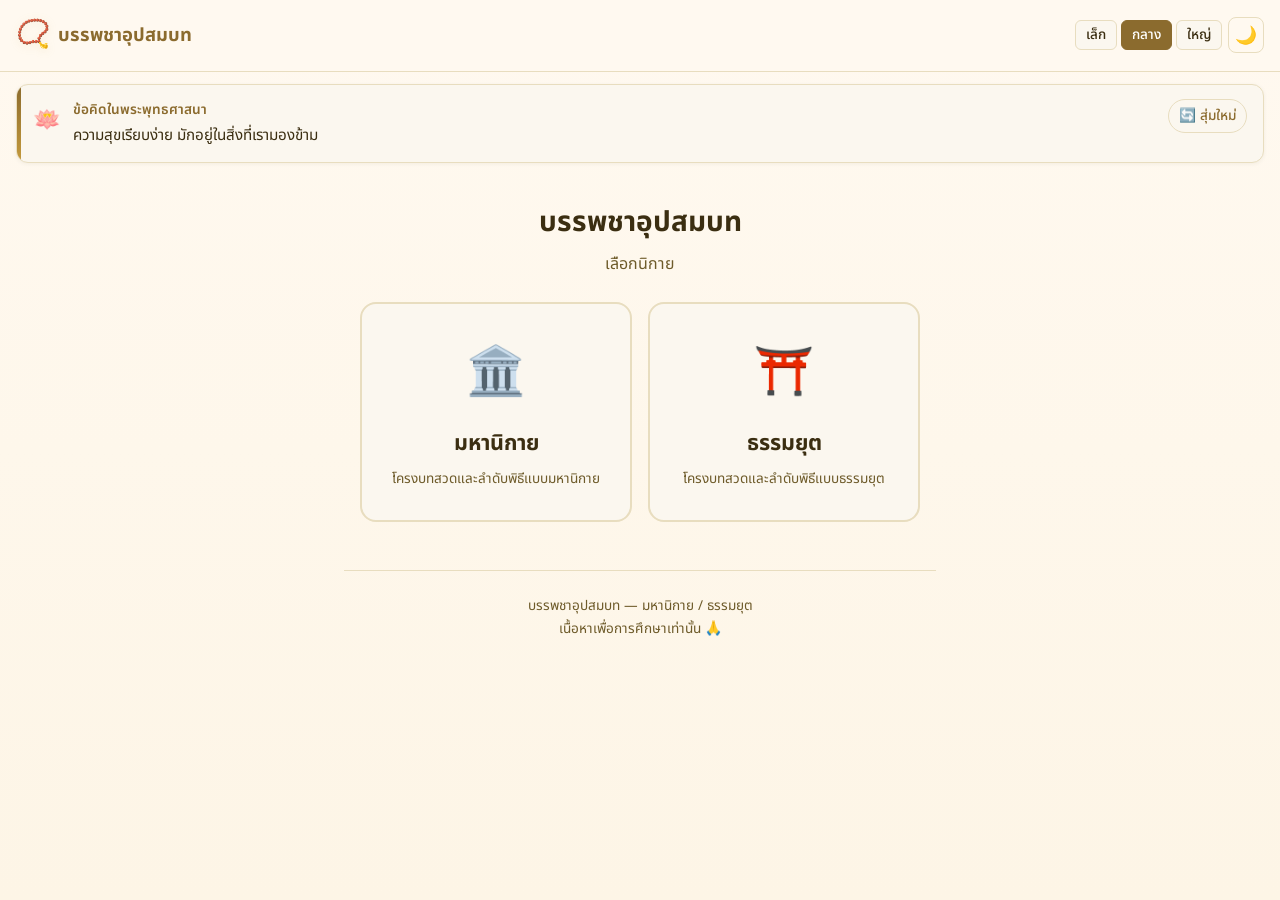
<file: index.html>
<!DOCTYPE html>
<html lang="th" data-theme="light" data-font="medium">

<head>
  <meta charset="UTF-8">
  <meta name="viewport" content="width=device-width, initial-scale=1.0">
  <meta name="description" content="แอปเรียนสวดบทบวชพระภิกษุและสามเณร แบบมหานิกายและธรรมยุต พร้อมเสียงและคำอ่าน">
  <meta name="theme-color" content="#8B6B2E">
  <title>เรียนสวดบวช – มหานิกาย / ธรรมยุต</title>
  <link rel="manifest" href="pwa/manifest.json">
  <link rel="icon" type="image/svg+xml" href="assets/icons/icon-192.svg">
  <link rel="apple-touch-icon" href="assets/icons/icon-192.svg">
  <link rel="stylesheet" href="styles.css">
</head>

<body>

  <!-- Header -->
  <header class="header">
    <a href="index.html" class="header-logo">
      <span class="logo-icon">📿</span>
      <span>บรรพชาอุปสมบท</span>
    </a>
    <div class="header-spacer"></div>
    <div class="header-actions">
      <div class="font-size-group">
        <button class="font-btn btn-sm" data-size="small" title="S">เล็ก</button>
        <button class="font-btn btn-sm" data-size="medium" title="M">กลาง</button>
        <button class="font-btn btn-sm" data-size="large" title="L">ใหญ่</button>
      </div>
      <button class="btn-icon" id="theme-toggle" title="สลับธีม">🌙</button>
    </div>
  </header>

  <!-- Dhamma Tip -->
  <div id="dhamma-tip"></div>

  <!-- Page Content -->
  <div class="container">
    <div class="page-title">
      <h1>บรรพชาอุปสมบท</h1>
      <p class="subtitle">เลือกนิกาย</p>
    </div>

    <div class="selection-grid" id="nikaya-grid">
      <a class="selection-card" data-nikaya="mahanikai" href="choose-type.html" id="card-mahanikai">
        <span class="icon">🏛️</span>
        <div class="title">มหานิกาย</div>
        <div class="desc">โครงบทสวดและลำดับพิธีแบบมหานิกาย</div>
      </a>
      <a class="selection-card" data-nikaya="dhammayut" href="choose-type.html" id="card-dhammayut">
        <span class="icon">⛩️</span>
        <div class="title">ธรรมยุต</div>
        <div class="desc">โครงบทสวดและลำดับพิธีแบบธรรมยุต</div>
      </a>
    </div>

    <footer class="footer">
      <p>บรรพชาอุปสมบท — มหานิกาย / ธรรมยุต</p>
      <p>เนื้อหาเพื่อการศึกษาเท่านั้น 🙏</p>
    </footer>
  </div>

  <script src="app.js"></script>
  <script>
    document.addEventListener('DOMContentLoaded', () => {
      // Save nikaya to localStorage when clicking
      document.querySelectorAll('[data-nikaya]').forEach(card => {
        card.addEventListener('click', (e) => {
          e.preventDefault();
          const nikaya = card.dataset.nikaya;
          AppState.set('selectedNikaya', nikaya);
          window.location.href = 'choose-type.html';
        });
      });
    });
  </script>
</body>

</html>
</file>
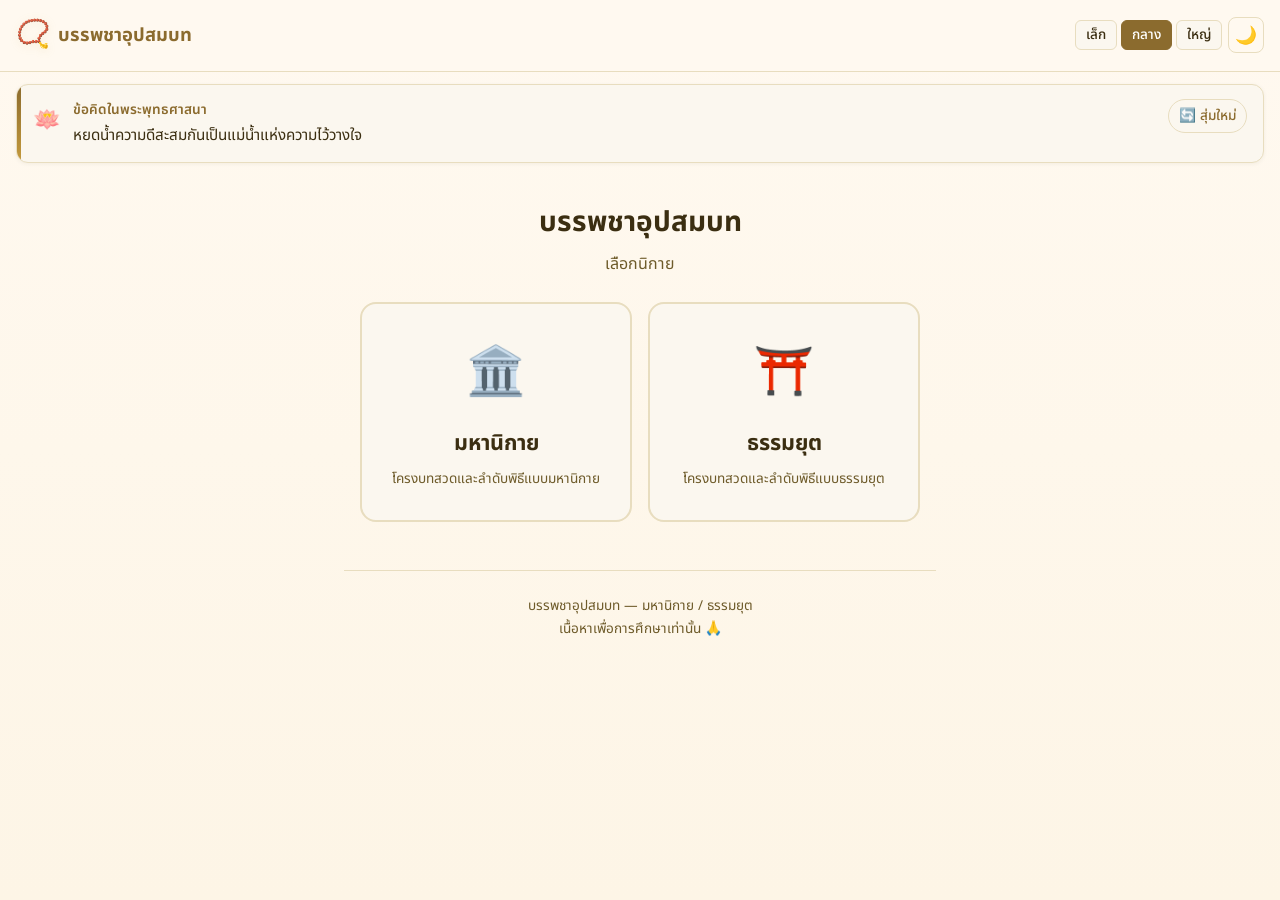
<file: choose-type.html>
<!DOCTYPE html>
<html lang="th" data-theme="light" data-font="medium">

<head>
    <meta charset="UTF-8">
    <meta name="viewport" content="width=device-width, initial-scale=1.0">
    <meta name="description" content="เลือกประเภทการบวช – บวชพระภิกษุหรือบวชสามเณร">
    <meta name="theme-color" content="#8B6B2E">
    <title>เลือกประเภทการบวช – บรรพชาอุปสมบท</title>
    <link rel="manifest" href="pwa/manifest.json">
    <link rel="icon" type="image/svg+xml" href="assets/icons/icon-192.svg">
    <link rel="apple-touch-icon" href="assets/icons/icon-192.svg">
    <link rel="stylesheet" href="styles.css">
</head>

<body>

    <!-- Header -->
    <header class="header">
        <a href="index.html" class="header-logo">
            <span class="logo-icon">📿</span>
            <span>บรรพชาอุปสมบท</span>
        </a>
        <div class="header-spacer"></div>
        <div class="header-actions">
            <div class="font-size-group">
                <button class="font-btn btn-sm" data-size="small" title="อักษรเล็ก">เล็ก</button>
                <button class="font-btn btn-sm" data-size="medium" title="อักษรกลาง">กลาง</button>
                <button class="font-btn btn-sm" data-size="large" title="อักษรใหญ่">ใหญ่</button>
            </div>
            <button class="btn-icon" id="theme-toggle" title="สลับธีม">🌙</button>
        </div>
    </header>

    <!-- Breadcrumb -->
    <nav class="breadcrumb" id="breadcrumb"></nav>

    <!-- Dhamma Tip -->
    <div id="dhamma-tip"></div>

    <!-- Page Content -->
    <div class="container">
        <div class="page-title">
            <h1 id="type-page-title">เลือกประเภท</h1>
            <p class="subtitle" id="type-page-subtitle">เลือกประเภทการบวช</p>
        </div>

        <div class="selection-grid">
            <div class="selection-card" data-type="monk" id="card-monk">
                <span class="icon">🧘</span>
                <div class="title">บวชพระภิกษุ</div>
                <div class="desc">บทสวดสำหรับผู้จะอุปสมบทเป็นพระภิกษุ</div>
            </div>
            <div class="selection-card" data-type="novice" id="card-novice">
                <span class="icon">🙏</span>
                <div class="title">บวชสามเณร</div>
                <div class="desc">บทสวดสำหรับผู้จะบรรพชาเป็นสามเณร</div>
            </div>
        </div>

        <footer class="footer">
            <p>บรรพชาอุปสมบท — มหานิกาย / ธรรมยุต</p>
            <p>เนื้อหาเพื่อการศึกษาเท่านั้น 🙏</p>
        </footer>
    </div>

    <script src="app.js"></script>
    <script src="choose-type.js"></script>
</body>

</html>
</file>
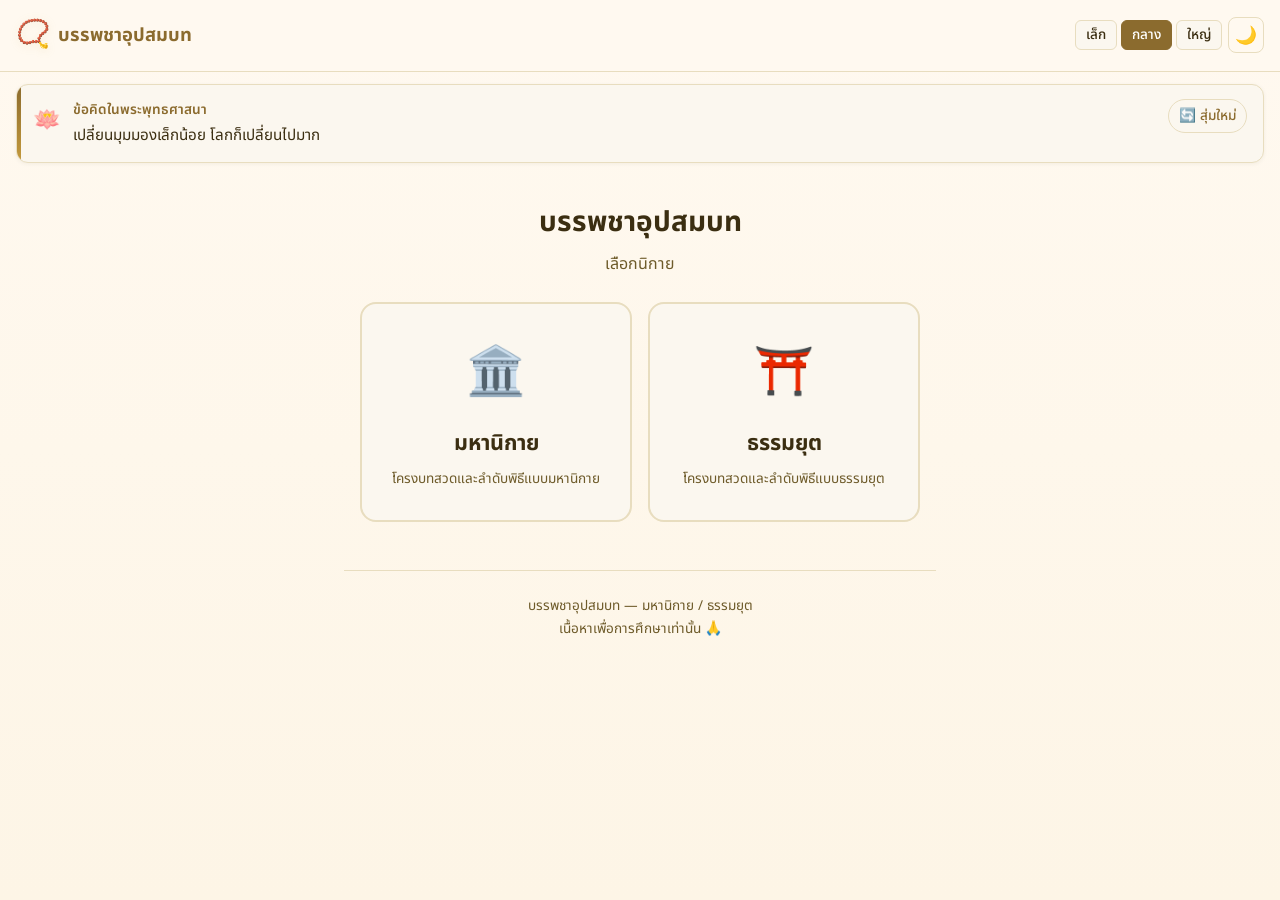
<file: lesson.html>
<!DOCTYPE html>
<html lang="th" data-theme="light" data-font="medium">

<head>
    <meta charset="UTF-8">
    <meta name="viewport" content="width=device-width, initial-scale=1.0">
    <meta name="description" content="ฝึกสวดบทบวช – แสดงบาลี คำอ่านไทย และความหมาย พร้อมวิดีโอประกอบ">
    <meta name="theme-color" content="#8B6B2E">
    <title>บทสวด – บรรพชาอุปสมบท</title>
    <link rel="manifest" href="pwa/manifest.json">
    <link rel="icon" type="image/svg+xml" href="assets/icons/icon-192.svg">
    <link rel="apple-touch-icon" href="assets/icons/icon-192.svg">
    <link rel="stylesheet" href="styles.css">
</head>

<body>

    <!-- Header -->
    <header class="header">
        <a href="index.html" class="header-logo">
            <span class="logo-icon">📿</span>
            <span>บรรพชาอุปสมบท</span>
        </a>
        <div class="header-spacer"></div>
        <div class="header-actions">
            <div class="font-size-group">
                <button class="font-btn btn-sm" data-size="small" title="อักษรเล็ก">เล็ก</button>
                <button class="font-btn btn-sm" data-size="medium" title="อักษรกลาง">กลาง</button>
                <button class="font-btn btn-sm" data-size="large" title="อักษรใหญ่">ใหญ่</button>
            </div>
            <button class="btn-icon" id="theme-toggle" title="สลับธีม">🌙</button>
        </div>
    </header>

    <!-- Breadcrumb -->
    <nav class="breadcrumb" id="breadcrumb"></nav>

    <!-- Dhamma Tip -->
    <div id="dhamma-tip"></div>

    <!-- Page Content -->
    <div class="container">
        <div class="page-title">
            <h1 id="lesson-title">กำลังโหลด...</h1>
        </div>

        <!-- Toggle Bar -->
        <div class="toggle-bar" id="toggle-bar"></div>

        <!-- YouTube Video -->
        <div id="youtube-container"
            style="display: none; margin-bottom: 20px; border-radius: 12px; overflow: hidden; box-shadow: 0 4px 12px rgba(0,0,0,0.1);">
            <div id="youtube-player" style="width: 100%; aspect-ratio: 16/9;"></div>
        </div>

        <!-- Verse List -->
        <div class="verse-list" id="verse-list">
            <div class="skeleton" style="height:120px; margin-bottom:12px;"></div>
            <div class="skeleton" style="height:120px; margin-bottom:12px;"></div>
            <div class="skeleton" style="height:120px;"></div>
        </div>
    </div>

    <script src="app.js"></script>
    <script src="lesson.js"></script>
</body>

</html>
</file>
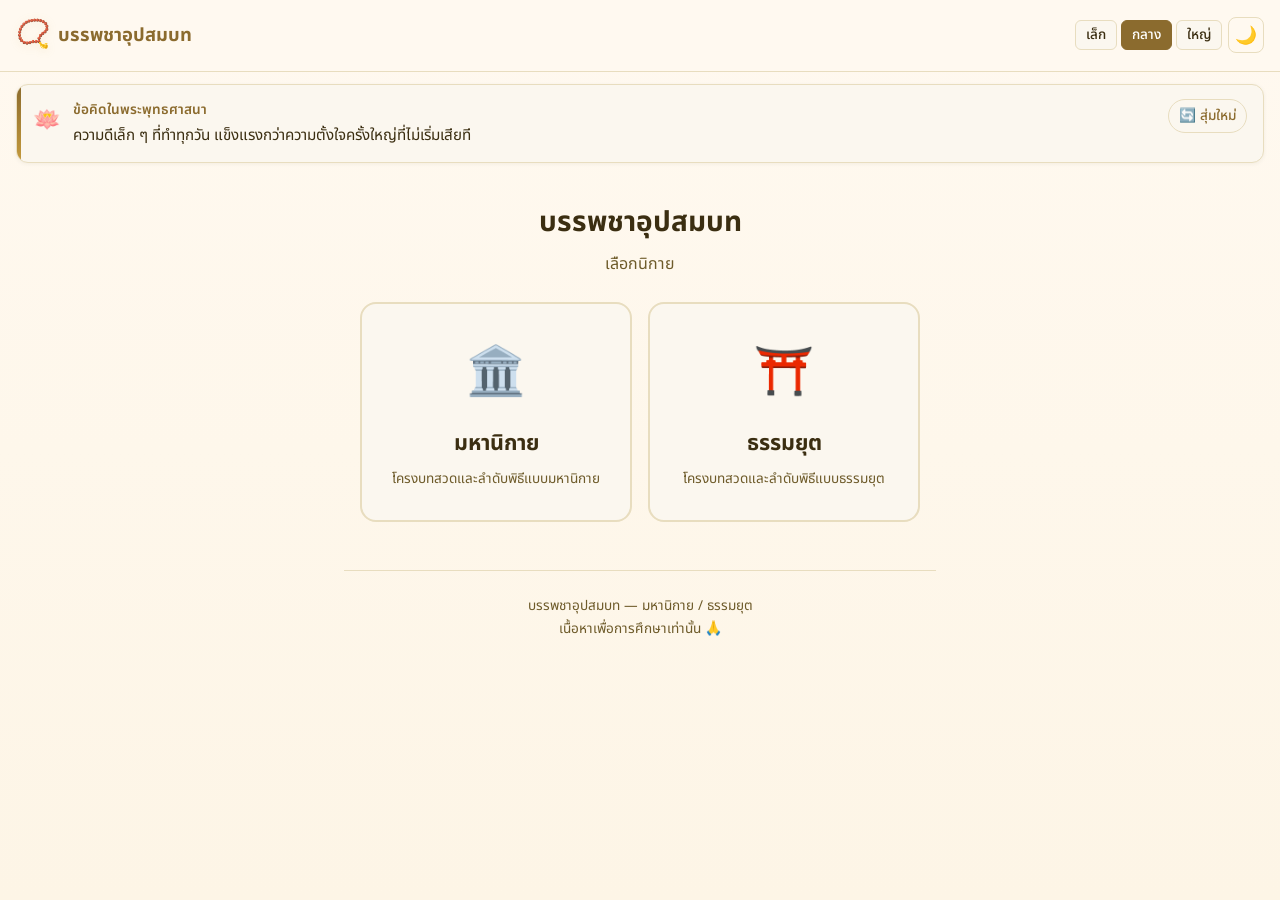
<file: lessons.html>
<!DOCTYPE html>
<html lang="th" data-theme="light" data-font="medium">

<head>
    <meta charset="UTF-8">
    <meta name="viewport" content="width=device-width, initial-scale=1.0">
    <meta name="description" content="รายการบทสวดบวช – เลือกบทที่ต้องการฝึกสวด">
    <meta name="theme-color" content="#8B6B2E">
    <title>รายการบทสวด – บรรพชาอุปสมบท</title>
    <link rel="manifest" href="pwa/manifest.json">
    <link rel="icon" type="image/svg+xml" href="assets/icons/icon-192.svg">
    <link rel="apple-touch-icon" href="assets/icons/icon-192.svg">
    <link rel="stylesheet" href="styles.css">
</head>

<body>

    <!-- Header -->
    <header class="header">
        <a href="index.html" class="header-logo">
            <span class="logo-icon">📿</span>
            <span>บรรพชาอุปสมบท</span>
        </a>
        <div class="header-spacer"></div>
        <div class="header-actions">
            <div class="font-size-group">
                <button class="font-btn btn-sm" data-size="small" title="อักษรเล็ก">เล็ก</button>
                <button class="font-btn btn-sm" data-size="medium" title="อักษรกลาง">กลาง</button>
                <button class="font-btn btn-sm" data-size="large" title="อักษรใหญ่">ใหญ่</button>
            </div>
            <button class="btn-icon" id="theme-toggle" title="สลับธีม">🌙</button>
        </div>
    </header>

    <!-- Breadcrumb -->
    <nav class="breadcrumb" id="breadcrumb"></nav>

    <!-- Dhamma Tip -->
    <div id="dhamma-tip"></div>

    <!-- Page Content -->
    <div class="container">
        <div class="page-title">
            <h1 id="lessons-page-title">รายการบทสวด</h1>
        </div>

        <!-- Search -->
        <div class="search-box">
            <div class="search-wrapper">
                <span class="search-icon">🔍</span>
                <input type="text" class="search-input" id="lessons-search" placeholder="ค้นหาบทสวด..."
                    autocomplete="off">
            </div>
        </div>

        <!-- Lessons List -->
        <div class="lessons-list" id="lessons-list">
            <div class="skeleton" style="height:56px; margin-bottom:8px;"></div>
            <div class="skeleton" style="height:56px; margin-bottom:8px;"></div>
            <div class="skeleton" style="height:56px;"></div>
        </div>

        <footer class="footer">
            <p>บรรพชาอุปสมบท — มหานิกาย / ธรรมยุต</p>
            <p>เนื้อหาเพื่อการศึกษาเท่านั้น 🙏</p>
        </footer>
    </div>

    <script src="app.js"></script>
    <script src="lessons.js"></script>
</body>

</html>
</file>
<file: styles.css>
/* ==============================
   เรียนสวดบวช – Golden-Brown Theme
   ============================== */

@import url('https://fonts.googleapis.com/css2?family=Noto+Sans+Thai:wght@300;400;500;600;700&display=swap');

/* ---------- CSS Variables ---------- */
:root {
  --bg: #FFF9F0;
  --bg-gradient: linear-gradient(180deg, #FFF9F0 0%, #FDF5E6 100%);
  --card: #FBF7EF;
  --card-hover: #F7F0E2;
  --text: #3B2E11;
  --muted: #6E5B2A;
  --accent: #8B6B2E;
  --accent-2: #C49A3D;
  --accent-glow: rgba(196, 154, 61, 0.15);
  --border: #E8DDBF;
  --success: #4A7C3F;
  --error: #A63D2F;
  --shadow-sm: 0 1px 4px rgba(59, 46, 17, 0.06);
  --shadow-md: 0 4px 16px rgba(59, 46, 17, 0.08);
  --shadow-lg: 0 8px 32px rgba(59, 46, 17, 0.12);
  --radius-sm: 8px;
  --radius-md: 12px;
  --radius-lg: 16px;
  --radius-full: 999px;
  --transition: 0.25s cubic-bezier(0.4, 0, 0.2, 1);
  --font-sm: 0.85rem;
  --font-base: 1rem;
  --font-lg: 1.15rem;
  --font-xl: 1.35rem;
  --font-2xl: 1.75rem;
}

[data-theme="dark"] {
  --bg: #1E1A14;
  --bg-gradient: linear-gradient(180deg, #1E1A14 0%, #252015 100%);
  --card: #2A241B;
  --card-hover: #342C20;
  --text: #F3E8D0;
  --muted: #D7C19A;
  --accent: #C49A3D;
  --accent-2: #E6C46B;
  --accent-glow: rgba(230, 196, 107, 0.12);
  --border: #64583B;
  --success: #6BA85C;
  --error: #D9634F;
  --shadow-sm: 0 1px 4px rgba(0, 0, 0, 0.2);
  --shadow-md: 0 4px 16px rgba(0, 0, 0, 0.25);
  --shadow-lg: 0 8px 32px rgba(0, 0, 0, 0.35);
}

/* ---------- Font Size Scaling ---------- */
[data-font="small"] {
  font-size: 14px;
}

[data-font="medium"] {
  font-size: 16px;
}

[data-font="large"] {
  font-size: 18px;
}

/* ---------- Base Reset ---------- */
*,
*::before,
*::after {
  box-sizing: border-box;
  margin: 0;
  padding: 0;
}

html {
  scroll-behavior: smooth;
  -webkit-tap-highlight-color: transparent;
}

body {
  background: var(--bg);
  background-image: var(--bg-gradient);
  color: var(--text);
  font-family: 'Noto Sans Thai', system-ui, -apple-system, sans-serif;
  line-height: 1.7;
  min-height: 100vh;
  min-height: 100dvh;
  transition: background var(--transition), color var(--transition);
  -webkit-font-smoothing: antialiased;
}

a {
  color: var(--accent);
  text-decoration: none;
  transition: color var(--transition);
}

a:hover {
  color: var(--accent-2);
}

/* ---------- Layout ---------- */
.container {
  max-width: 640px;
  margin: 0 auto;
  padding: 0 16px 32px;
}

/* ---------- Header ---------- */
.header {
  position: sticky;
  top: 0;
  z-index: 100;
  padding: 12px 16px;
  display: flex;
  gap: 12px;
  align-items: center;
  border-bottom: 1px solid var(--border);
  background: var(--bg);
  backdrop-filter: blur(12px);
  -webkit-backdrop-filter: blur(12px);
  transition: background var(--transition), border-color var(--transition);
}

.header-logo {
  display: flex;
  align-items: center;
  gap: 8px;
  font-weight: 700;
  font-size: var(--font-lg);
  color: var(--accent);
  text-decoration: none;
  white-space: nowrap;
}

.header-logo .logo-icon {
  font-size: 1.5em;
  filter: drop-shadow(0 2px 4px var(--accent-glow));
}

.header-spacer {
  flex: 1;
}

.header-actions {
  display: flex;
  gap: 6px;
  align-items: center;
}

/* ---------- Breadcrumb ---------- */
.breadcrumb {
  display: flex;
  flex-wrap: wrap;
  gap: 4px;
  padding: 10px 16px;
  font-size: var(--font-sm);
  color: var(--muted);
}

.breadcrumb a {
  color: var(--accent);
  font-weight: 500;
}

.breadcrumb .sep {
  margin: 0 2px;
  opacity: 0.5;
}

.breadcrumb .current {
  color: var(--text);
  font-weight: 600;
}

/* ---------- Page Title ---------- */
.page-title {
  text-align: center;
  padding: 24px 16px 8px;
}

.page-title h1 {
  font-size: var(--font-2xl);
  font-weight: 700;
  color: var(--text);
  margin-bottom: 4px;
}

.page-title .subtitle {
  color: var(--muted);
  font-size: var(--font-base);
  font-weight: 400;
}

/* ---------- Card ---------- */
.card {
  background: var(--card);
  border: 1px solid var(--border);
  border-radius: var(--radius-md);
  padding: 14px 16px;
  box-shadow: var(--shadow-sm);
  transition: all var(--transition);
}

.card:hover {
  background: var(--card-hover);
  box-shadow: var(--shadow-md);
}

.card-clickable {
  cursor: pointer;
  text-decoration: none;
  display: block;
  color: inherit;
}

.card-clickable:active {
  transform: scale(0.985);
}

.card-title {
  font-weight: 700;
  color: var(--text);
  margin-bottom: 6px;
  font-size: var(--font-lg);
}

.card-subtle {
  color: var(--muted);
  font-size: 0.95rem;
}

.card-icon {
  font-size: 2rem;
  margin-bottom: 8px;
  display: block;
}

/* Nikaya/Type selection cards */
.selection-grid {
  display: grid;
  gap: 16px;
  padding: 16px;
}

.selection-card {
  background: var(--card);
  border: 2px solid var(--border);
  border-radius: var(--radius-lg);
  padding: 28px 20px;
  text-align: center;
  cursor: pointer;
  transition: all var(--transition);
  text-decoration: none;
  color: inherit;
  display: block;
  position: relative;
  overflow: hidden;
}

.selection-card::before {
  content: '';
  position: absolute;
  inset: 0;
  background: linear-gradient(135deg, var(--accent-glow), transparent);
  opacity: 0;
  transition: opacity var(--transition);
}

.selection-card:hover::before,
.selection-card:focus::before {
  opacity: 1;
}

.selection-card:hover {
  border-color: var(--accent);
  box-shadow: var(--shadow-lg);
  transform: translateY(-2px);
}

.selection-card:active {
  transform: translateY(0) scale(0.98);
}

.selection-card .icon {
  font-size: 3rem;
  margin-bottom: 12px;
  display: block;
  position: relative;
  z-index: 1;
}

.selection-card .title {
  font-size: var(--font-xl);
  font-weight: 700;
  color: var(--text);
  margin-bottom: 6px;
  position: relative;
  z-index: 1;
}

.selection-card .desc {
  color: var(--muted);
  font-size: var(--font-sm);
  position: relative;
  z-index: 1;
}

/* ---------- Dhamma Tip Card ---------- */
.tip-card {
  margin: 12px 16px;
  padding: 14px 16px;
  border-radius: var(--radius-md);
  background: var(--card);
  color: var(--text);
  border: 1px solid var(--border);
  display: flex;
  gap: 12px;
  align-items: flex-start;
  box-shadow: var(--shadow-sm);
  animation: tipFadeIn 0.5s ease-out;
  position: relative;
  overflow: hidden;
}

.tip-card::before {
  content: '';
  position: absolute;
  left: 0;
  top: 0;
  bottom: 0;
  width: 4px;
  background: linear-gradient(180deg, var(--accent), var(--accent-2));
  border-radius: 4px 0 0 4px;
}

@keyframes tipFadeIn {
  from {
    opacity: 0;
    transform: translateY(-8px);
  }

  to {
    opacity: 1;
    transform: translateY(0);
  }
}

.tip-icon {
  font-size: 1.4rem;
  flex-shrink: 0;
  margin-top: 2px;
}

.tip-content {
  flex: 1;
  min-width: 0;
}

.tip-label {
  font-size: var(--font-sm);
  color: var(--accent);
  font-weight: 600;
  margin-bottom: 2px;
}

.tip-text {
  font-size: 0.95rem;
  line-height: 1.6;
}

.tip-actions {
  flex-shrink: 0;
  display: flex;
  align-items: center;
}

.tip-reroll {
  background: transparent;
  border: 1px solid var(--border);
  color: var(--accent);
  cursor: pointer;
  padding: 6px 10px;
  border-radius: var(--radius-full);
  font-size: var(--font-sm);
  font-weight: 500;
  transition: all var(--transition);
  white-space: nowrap;
  font-family: inherit;
}

.tip-reroll:hover {
  background: var(--accent-glow);
  border-color: var(--accent);
}

/* ---------- Buttons ---------- */
.btn {
  display: inline-flex;
  align-items: center;
  justify-content: center;
  gap: 6px;
  background: var(--accent);
  color: #fff;
  border: none;
  border-radius: var(--radius-sm);
  padding: 10px 16px;
  font-weight: 600;
  font-size: var(--font-base);
  cursor: pointer;
  transition: all var(--transition);
  font-family: inherit;
  white-space: nowrap;
}

.btn:hover {
  background: var(--accent-2);
  box-shadow: var(--shadow-md);
}

.btn:active {
  transform: scale(0.96);
}

.btn:disabled {
  opacity: 0.4;
  cursor: not-allowed;
  transform: none;
}

.btn-secondary {
  background: transparent;
  color: var(--accent);
  border: 1px solid var(--accent);
  border-radius: var(--radius-sm);
  padding: 8px 14px;
  font-weight: 600;
  font-size: var(--font-base);
  cursor: pointer;
  transition: all var(--transition);
  font-family: inherit;
  display: inline-flex;
  align-items: center;
  gap: 6px;
}

.btn-secondary:hover {
  background: var(--accent-glow);
}

.btn-sm {
  padding: 6px 10px;
  font-size: var(--font-sm);
  border-radius: 6px;
}

.btn-icon {
  background: transparent;
  border: 1px solid var(--border);
  color: var(--text);
  width: 36px;
  height: 36px;
  border-radius: var(--radius-sm);
  display: flex;
  align-items: center;
  justify-content: center;
  cursor: pointer;
  font-size: 1.1rem;
  transition: all var(--transition);
  flex-shrink: 0;
  padding: 0;
}

.btn-icon:hover {
  background: var(--card-hover);
  border-color: var(--accent);
  color: var(--accent);
}

.btn-icon.active {
  background: var(--accent);
  color: #fff;
  border-color: var(--accent);
}

/* ---------- Toggle Chips ---------- */
.toggle-bar {
  display: flex;
  flex-wrap: wrap;
  gap: 8px;
  padding: 12px 16px;
}

.toggle-chip {
  display: inline-flex;
  align-items: center;
  gap: 6px;
  padding: 6px 12px;
  border-radius: var(--radius-full);
  border: 1px solid var(--border);
  background: var(--card);
  color: var(--text);
  cursor: pointer;
  font-size: var(--font-sm);
  font-weight: 500;
  transition: all var(--transition);
  font-family: inherit;
  user-select: none;
}

.toggle-chip:hover {
  border-color: var(--accent);
}

.toggle-chip.active {
  background: var(--accent);
  color: #fff;
  border-color: var(--accent);
}

.toggle-chip .check {
  font-size: 0.8em;
  opacity: 0;
  transition: opacity var(--transition);
}

.toggle-chip.active .check {
  opacity: 1;
}

/* ---------- Search ---------- */
.search-box {
  padding: 0 16px 8px;
}

.search-input {
  width: 100%;
  padding: 10px 14px 10px 38px;
  border: 1px solid var(--border);
  border-radius: var(--radius-sm);
  background: var(--card);
  color: var(--text);
  font-size: var(--font-base);
  font-family: inherit;
  transition: all var(--transition);
  outline: none;
}

.search-input:focus {
  border-color: var(--accent);
  box-shadow: 0 0 0 3px var(--accent-glow);
}

.search-input::placeholder {
  color: var(--muted);
  opacity: 0.7;
}

.search-wrapper {
  position: relative;
}

.search-icon {
  position: absolute;
  left: 12px;
  top: 50%;
  transform: translateY(-50%);
  color: var(--muted);
  font-size: 1rem;
  pointer-events: none;
}

/* ---------- Lessons List ---------- */
.lessons-list {
  display: flex;
  flex-direction: column;
  gap: 10px;
  padding: 8px 16px;
}

.lesson-item {
  display: flex;
  align-items: center;
  gap: 12px;
  padding: 14px 16px;
  background: var(--card);
  border: 1px solid var(--border);
  border-radius: var(--radius-md);
  cursor: pointer;
  transition: all var(--transition);
  text-decoration: none;
  color: inherit;
}

.lesson-item:hover {
  background: var(--card-hover);
  border-color: var(--accent);
  box-shadow: var(--shadow-md);
  transform: translateX(4px);
}

.lesson-item .lesson-num {
  width: 32px;
  height: 32px;
  border-radius: 50%;
  background: var(--accent-glow);
  color: var(--accent);
  font-weight: 700;
  font-size: var(--font-sm);
  display: flex;
  align-items: center;
  justify-content: center;
  flex-shrink: 0;
}

.lesson-item .lesson-title {
  flex: 1;
  font-weight: 600;
}

.lesson-item .lesson-arrow {
  color: var(--muted);
  font-size: 1.2rem;
  transition: transform var(--transition);
}

.lesson-item:hover .lesson-arrow {
  transform: translateX(4px);
  color: var(--accent);
}

/* ---------- Verse Cards ---------- */
.verse-list {
  display: flex;
  flex-direction: column;
  gap: 12px;
  padding: 8px 16px;
}

.verse-card {
  background: var(--card);
  border: 1px solid var(--border);
  border-radius: var(--radius-md);
  padding: 16px;
  box-shadow: var(--shadow-sm);
  transition: all var(--transition);
  position: relative;
}

.verse-card.active {
  border-color: var(--accent);
  box-shadow: 0 0 0 2px var(--accent-glow), var(--shadow-md);
}

.verse-card.playing {
  border-color: var(--accent-2);
  animation: versePulse 2s infinite;
}

@keyframes versePulse {

  0%,
  100% {
    box-shadow: 0 0 0 2px var(--accent-glow), var(--shadow-md);
  }

  50% {
    box-shadow: 0 0 0 4px var(--accent-glow), var(--shadow-lg);
  }
}

.verse-header {
  display: flex;
  align-items: center;
  gap: 8px;
  margin-bottom: 12px;
}

.verse-num {
  width: 28px;
  height: 28px;
  border-radius: 50%;
  background: var(--accent);
  color: #fff;
  font-weight: 700;
  font-size: var(--font-sm);
  display: flex;
  align-items: center;
  justify-content: center;
  flex-shrink: 0;
}

.verse-section {
  font-weight: 600;
  color: var(--accent);
  font-size: var(--font-sm);
}

.verse-field {
  margin-bottom: 10px;
  padding: 8px 12px;
  border-radius: var(--radius-sm);
  transition: all var(--transition);
}

.verse-field.hidden {
  display: none;
}

.verse-field-label {
  font-size: 0.75rem;
  font-weight: 600;
  text-transform: uppercase;
  letter-spacing: 0.5px;
  color: var(--accent);
  margin-bottom: 2px;
}

.verse-field.pali {
  background: var(--accent-glow);
}

.verse-field.pali .verse-field-text {
  font-size: var(--font-lg);
  font-weight: 600;
  line-height: 2;
}

.verse-field.thai-reading {
  background: rgba(74, 124, 63, 0.08);
}

[data-theme="dark"] .verse-field.thai-reading {
  background: rgba(107, 168, 92, 0.1);
}

.verse-field.thai-reading .verse-field-text {
  font-size: var(--font-lg);
  color: var(--success);
  font-weight: 500;
  line-height: 2;
}

[data-theme="dark"] .verse-field.thai-reading .verse-field-text {
  color: var(--success);
}

.verse-field.roman {
  background: rgba(139, 107, 46, 0.05);
}

.verse-field.roman .verse-field-text {
  font-style: italic;
  color: var(--muted);
}

.verse-field.thai-meaning {
  background: rgba(196, 154, 61, 0.06);
}

.verse-field.thai-meaning .verse-field-text {
  color: var(--muted);
}

/* ---------- Audio Controls (within verse) ---------- */
.verse-audio {
  display: flex;
  gap: 6px;
  margin-top: 8px;
  flex-wrap: wrap;
}

.verse-audio .btn-sm {
  font-size: 0.8rem;
}

.audio-unavailable {
  font-size: var(--font-sm);
  color: var(--error);
  font-style: italic;
  margin-top: 6px;
}

/* ---------- Repeat-After-Me Panel ---------- */
.ram-panel {
  position: sticky;
  bottom: 0;
  left: 0;
  right: 0;
  background: var(--card);
  border-top: 1px solid var(--border);
  padding: 12px 16px;
  box-shadow: 0 -4px 16px rgba(0, 0, 0, 0.08);
  z-index: 90;
  transition: all var(--transition);
}

[data-theme="dark"] .ram-panel {
  box-shadow: 0 -4px 16px rgba(0, 0, 0, 0.25);
}

.ram-controls {
  display: flex;
  gap: 8px;
  align-items: center;
  justify-content: center;
  flex-wrap: wrap;
}

.ram-info {
  text-align: center;
  margin-bottom: 8px;
  font-size: var(--font-sm);
  color: var(--muted);
}

.ram-info .current-verse {
  font-weight: 600;
  color: var(--accent);
}

.ram-settings {
  display: flex;
  gap: 8px;
  align-items: center;
  justify-content: center;
  margin-top: 8px;
  flex-wrap: wrap;
}

.ram-settings label {
  font-size: var(--font-sm);
  color: var(--muted);
  font-weight: 500;
}

.pause-select {
  padding: 4px 8px;
  border: 1px solid var(--border);
  border-radius: 6px;
  background: var(--bg);
  color: var(--text);
  font-size: var(--font-sm);
  font-family: inherit;
  cursor: pointer;
}

/* ---------- Settings Panel ---------- */
.settings-panel {
  padding: 12px 16px;
  display: flex;
  flex-wrap: wrap;
  gap: 8px;
  align-items: center;
  justify-content: center;
  border-bottom: 1px solid var(--border);
}

.font-size-group {
  display: flex;
  gap: 4px;
}

.font-btn {
  padding: 4px 10px;
  border: 1px solid var(--border);
  border-radius: 6px;
  background: var(--card);
  color: var(--text);
  cursor: pointer;
  font-family: inherit;
  font-weight: 500;
  transition: all var(--transition);
}

.font-btn:hover {
  border-color: var(--accent);
}

.font-btn.active {
  background: var(--accent);
  color: #fff;
  border-color: var(--accent);
}

/* ---------- Toast ---------- */
.toast {
  position: fixed;
  bottom: 80px;
  left: 50%;
  transform: translateX(-50%) translateY(120%);
  background: var(--text);
  color: var(--bg);
  padding: 10px 20px;
  border-radius: var(--radius-full);
  font-size: var(--font-sm);
  font-weight: 500;
  box-shadow: var(--shadow-lg);
  z-index: 200;
  transition: transform 0.3s ease;
  white-space: nowrap;
  max-width: 90%;
  text-align: center;
}

.toast.show {
  transform: translateX(-50%) translateY(0);
}

/* ---------- Empty State ---------- */
.empty-state {
  text-align: center;
  padding: 48px 24px;
  color: var(--muted);
}

.empty-state .icon {
  font-size: 3rem;
  margin-bottom: 12px;
  display: block;
  opacity: 0.5;
}

/* ---------- Footer ---------- */
.footer {
  text-align: center;
  padding: 24px 16px;
  color: var(--muted);
  font-size: var(--font-sm);
  border-top: 1px solid var(--border);
  margin-top: 32px;
}

/* ---------- Utilities ---------- */
.sr-only {
  position: absolute;
  width: 1px;
  height: 1px;
  padding: 0;
  margin: -1px;
  overflow: hidden;
  clip: rect(0, 0, 0, 0);
  border: 0;
}

.flex-center {
  display: flex;
  align-items: center;
  justify-content: center;
}

.gap-2 {
  gap: 8px;
}

.gap-3 {
  gap: 12px;
}

.gap-4 {
  gap: 16px;
}

.mt-2 {
  margin-top: 8px;
}

.mt-3 {
  margin-top: 12px;
}

.mt-4 {
  margin-top: 16px;
}

.mb-2 {
  margin-bottom: 8px;
}

.mb-3 {
  margin-bottom: 12px;
}

.text-center {
  text-align: center;
}

.text-accent {
  color: var(--accent);
}

.fw-600 {
  font-weight: 600;
}

/* ---------- Skeleton Loading ---------- */
.skeleton {
  background: linear-gradient(90deg, var(--border) 25%, var(--card-hover) 50%, var(--border) 75%);
  background-size: 200% 100%;
  animation: shimmer 1.5s infinite;
  border-radius: var(--radius-sm);
  height: 20px;
}

@keyframes shimmer {
  0% {
    background-position: 200% 0;
  }

  100% {
    background-position: -200% 0;
  }
}

/* ---------- Download Button ---------- */
.download-offline {
  display: flex;
  align-items: center;
  gap: 8px;
  padding: 10px 16px;
  margin: 12px 16px;
  background: var(--card);
  border: 1px dashed var(--border);
  border-radius: var(--radius-md);
  cursor: pointer;
  transition: all var(--transition);
  color: var(--accent);
  font-weight: 500;
  font-size: var(--font-sm);
  font-family: inherit;
}

.download-offline:hover {
  border-color: var(--accent);
  background: var(--accent-glow);
}

/* ---------- Inline Inputs ---------- */
.inline-input {
  display: inline-block;
  background: transparent;
  border: none;
  border-bottom: 2px dashed var(--accent);
  color: var(--accent);
  font-family: inherit;
  font-size: inherit;
  font-weight: 700;
  text-align: center;
  width: 140px;
  padding: 0 4px;
  margin: 0 4px;
  outline: none;
  transition: all var(--transition);
}

.inline-input:focus {
  border-bottom-color: var(--accent-2);
  background: var(--accent-glow);
  outline: none;
}

.inline-input::placeholder {
  color: var(--muted);
  font-weight: 500;
  opacity: 0.6;
}

/* ---------- Responsive ---------- */
@media (min-width: 480px) {
  .selection-grid {
    grid-template-columns: 1fr 1fr;
  }
}

@media (min-width: 768px) {
  .container {
    padding: 0 24px 48px;
  }
}
</file>
